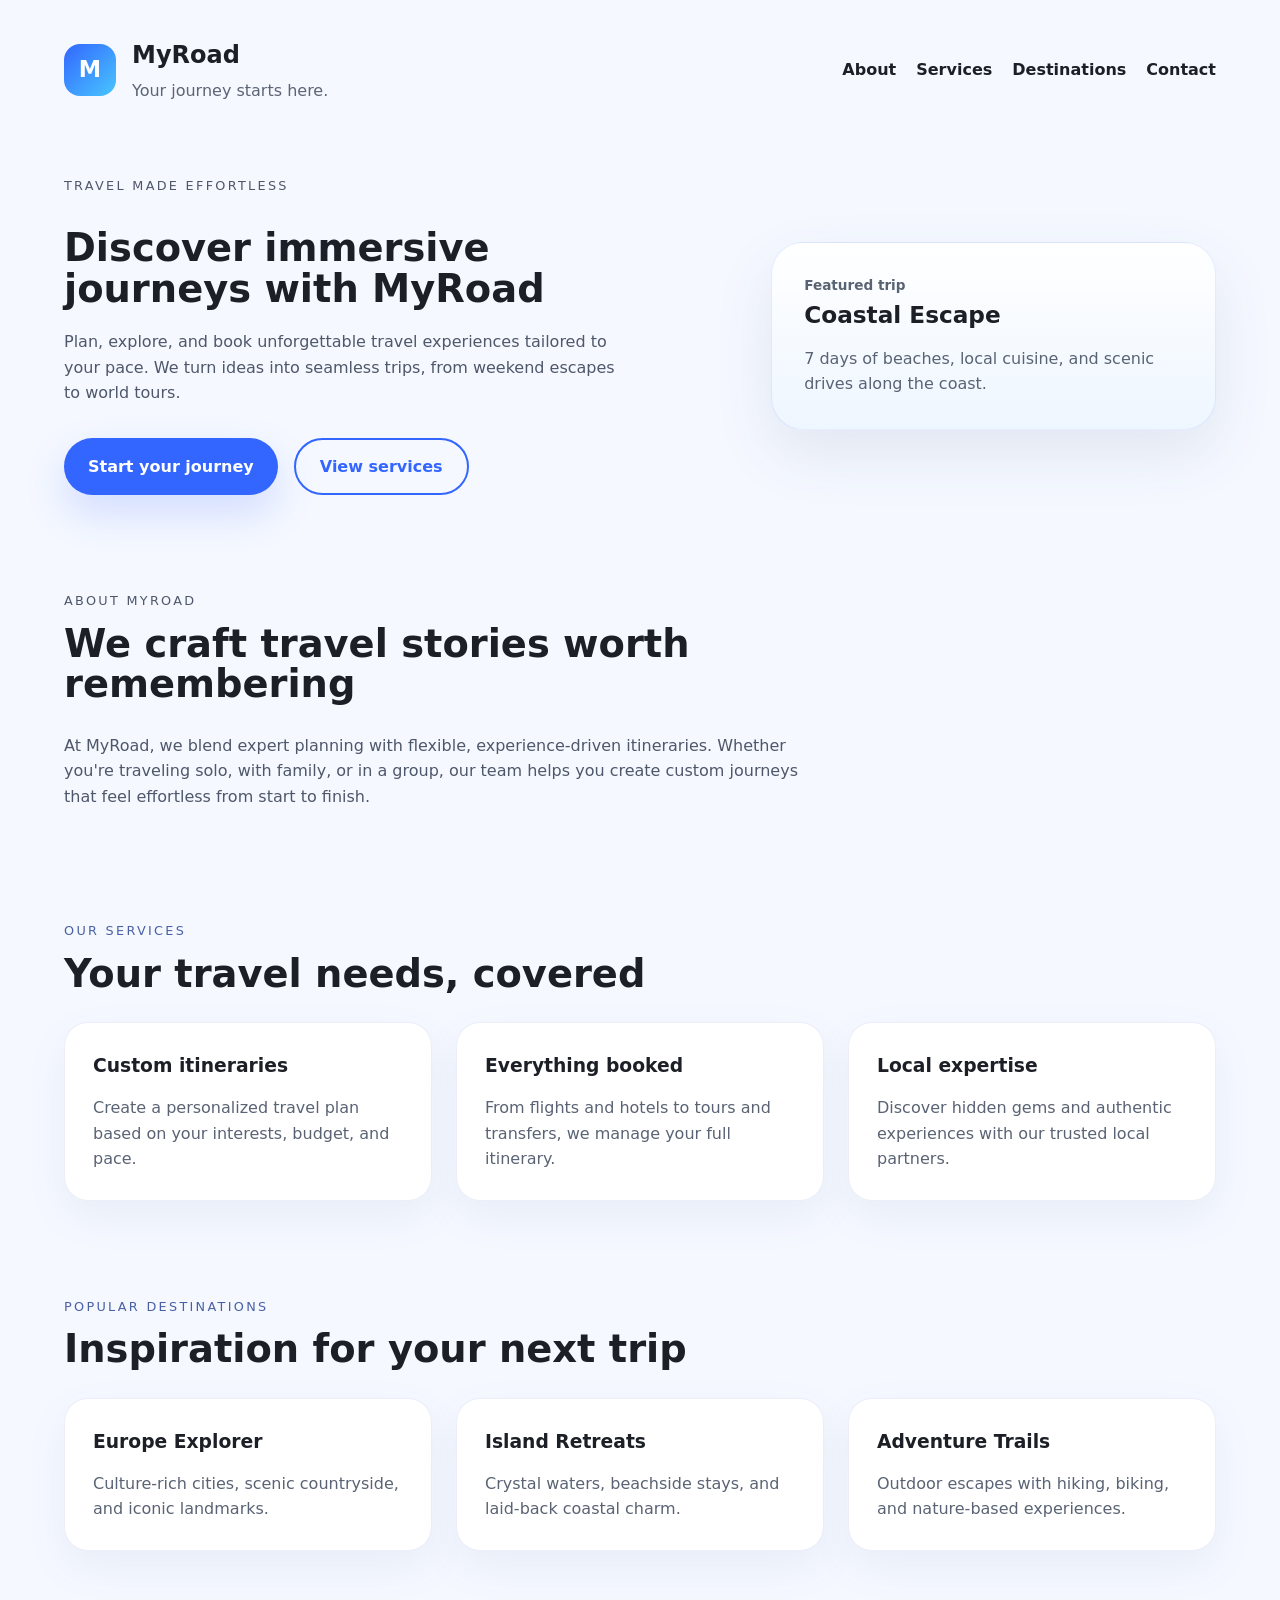
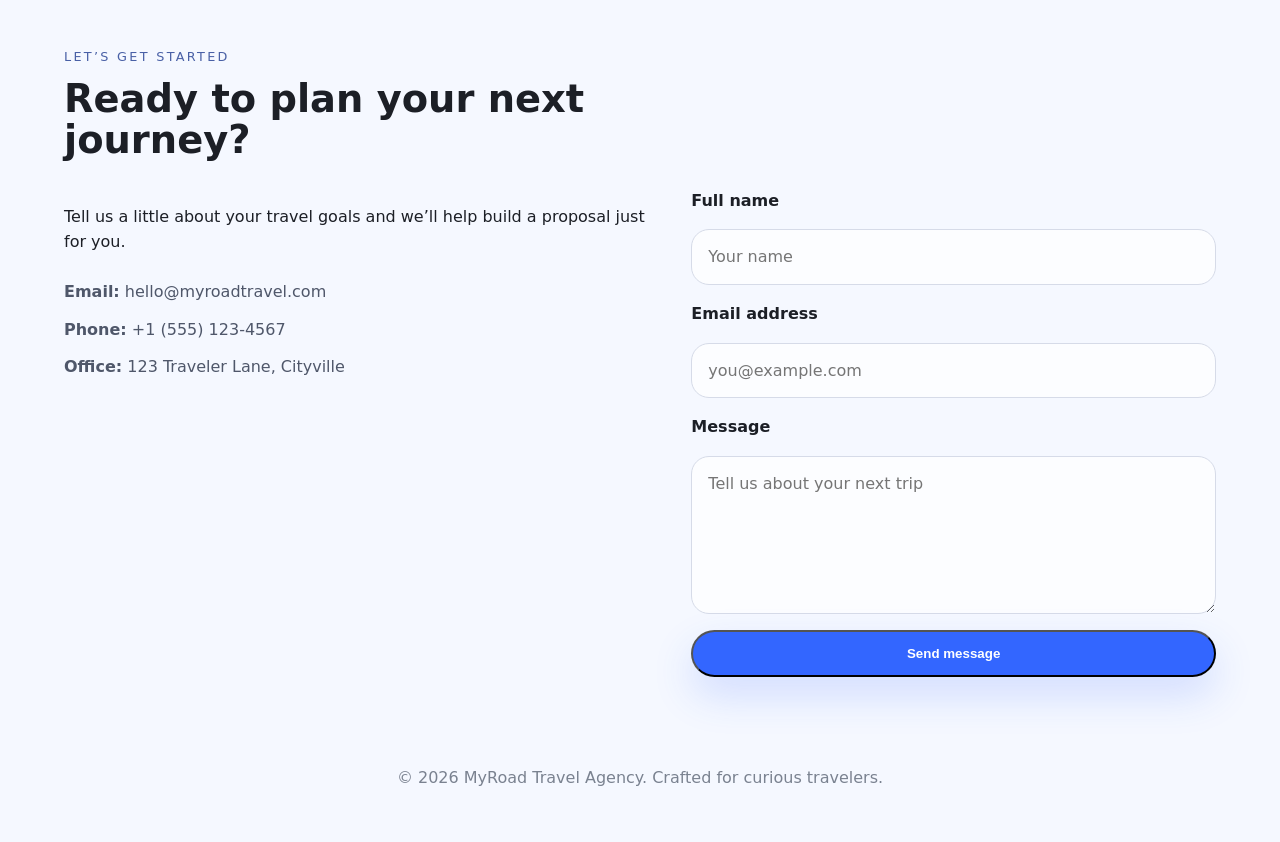
<file: index.html>
<!doctype html>
<html lang="en">
  <head>
    <meta charset="UTF-8" />
    <meta name="viewport" content="width=device-width, initial-scale=1.0" />
    <title>MyRoad Travel Agency</title>
    <link rel="stylesheet" href="styles.css" />
  </head>
  <body>
    <div class="page-shell">
      <header class="site-header">
        <div class="brand">
          <div class="brand-mark">M</div>
          <div>
            <h1>MyRoad</h1>
            <p>Your journey starts here.</p>
          </div>
        </div>
        <nav class="site-nav">
          <a href="#about">About</a>
          <a href="#services">Services</a>
          <a href="#destinations">Destinations</a>
          <a href="#contact">Contact</a>
        </nav>
      </header>

      <main>
        <section class="hero">
          <div class="hero-copy">
            <p class="eyebrow">Travel made effortless</p>
            <h2>Discover immersive journeys with MyRoad</h2>
            <p>
              Plan, explore, and book unforgettable travel experiences tailored
              to your pace. We turn ideas into seamless trips, from weekend
              escapes to world tours.
            </p>
            <div class="hero-actions">
              <a class="btn btn-primary" href="#contact">Start your journey</a>
              <a class="btn btn-outline" href="#services">View services</a>
            </div>
          </div>
          <div class="hero-visual">
            <div class="hero-card">
              <p class="hero-card-label">Featured trip</p>
              <h3>Coastal Escape</h3>
              <p>
                7 days of beaches, local cuisine, and scenic drives along the
                coast.
              </p>
            </div>
          </div>
        </section>

        <section id="about" class="section about-section">
          <div class="section-heading">
            <p class="eyebrow">About MyRoad</p>
            <h2>We craft travel stories worth remembering</h2>
          </div>
          <p>
            At MyRoad, we blend expert planning with flexible, experience-driven
            itineraries. Whether you're traveling solo, with family, or in a
            group, our team helps you create custom journeys that feel
            effortless from start to finish.
          </p>
        </section>

        <section id="services" class="section services-section">
          <div class="section-heading">
            <p class="eyebrow">Our services</p>
            <h2>Your travel needs, covered</h2>
          </div>
          <div class="service-grid">
            <article class="service-card">
              <h3>Custom itineraries</h3>
              <p>
                Create a personalized travel plan based on your interests,
                budget, and pace.
              </p>
            </article>
            <article class="service-card">
              <h3>Everything booked</h3>
              <p>
                From flights and hotels to tours and transfers, we manage your
                full itinerary.
              </p>
            </article>
            <article class="service-card">
              <h3>Local expertise</h3>
              <p>
                Discover hidden gems and authentic experiences with our trusted
                local partners.
              </p>
            </article>
          </div>
        </section>

        <section id="destinations" class="section destinations-section">
          <div class="section-heading">
            <p class="eyebrow">Popular destinations</p>
            <h2>Inspiration for your next trip</h2>
          </div>
          <div class="destination-list">
            <article class="destination-card">
              <h3>Europe Explorer</h3>
              <p>
                Culture-rich cities, scenic countryside, and iconic landmarks.
              </p>
            </article>
            <article class="destination-card">
              <h3>Island Retreats</h3>
              <p>
                Crystal waters, beachside stays, and laid-back coastal charm.
              </p>
            </article>
            <article class="destination-card">
              <h3>Adventure Trails</h3>
              <p>
                Outdoor escapes with hiking, biking, and nature-based
                experiences.
              </p>
            </article>
          </div>
        </section>

        <section id="contact" class="section contact-section">
          <div class="section-heading">
            <p class="eyebrow">Let’s get started</p>
            <h2>Ready to plan your next journey?</h2>
          </div>
          <div class="contact-grid">
            <div>
              <p>
                Tell us a little about your travel goals and we’ll help build a
                proposal just for you.
              </p>
              <ul class="contact-details">
                <li><strong>Email:</strong> hello@myroadtravel.com</li>
                <li><strong>Phone:</strong> +1 (555) 123-4567</li>
                <li><strong>Office:</strong> 123 Traveler Lane, Cityville</li>
              </ul>
            </div>
            <form class="contact-form">
              <label for="fullname">Full name</label>
              <input id="fullname" type="text" placeholder="Your name" />

              <label for="email">Email address</label>
              <input id="email" type="email" placeholder="you@example.com" />

              <label for="message">Message</label>
              <textarea
                id="message"
                rows="5"
                placeholder="Tell us about your next trip"
              ></textarea>

              <button type="submit" class="btn btn-primary">
                Send message
              </button>
            </form>
          </div>
        </section>
      </main>

      <footer class="site-footer">
        <p>© 2026 MyRoad Travel Agency. Crafted for curious travelers.</p>
      </footer>
    </div>
  </body>
</html>
</file>
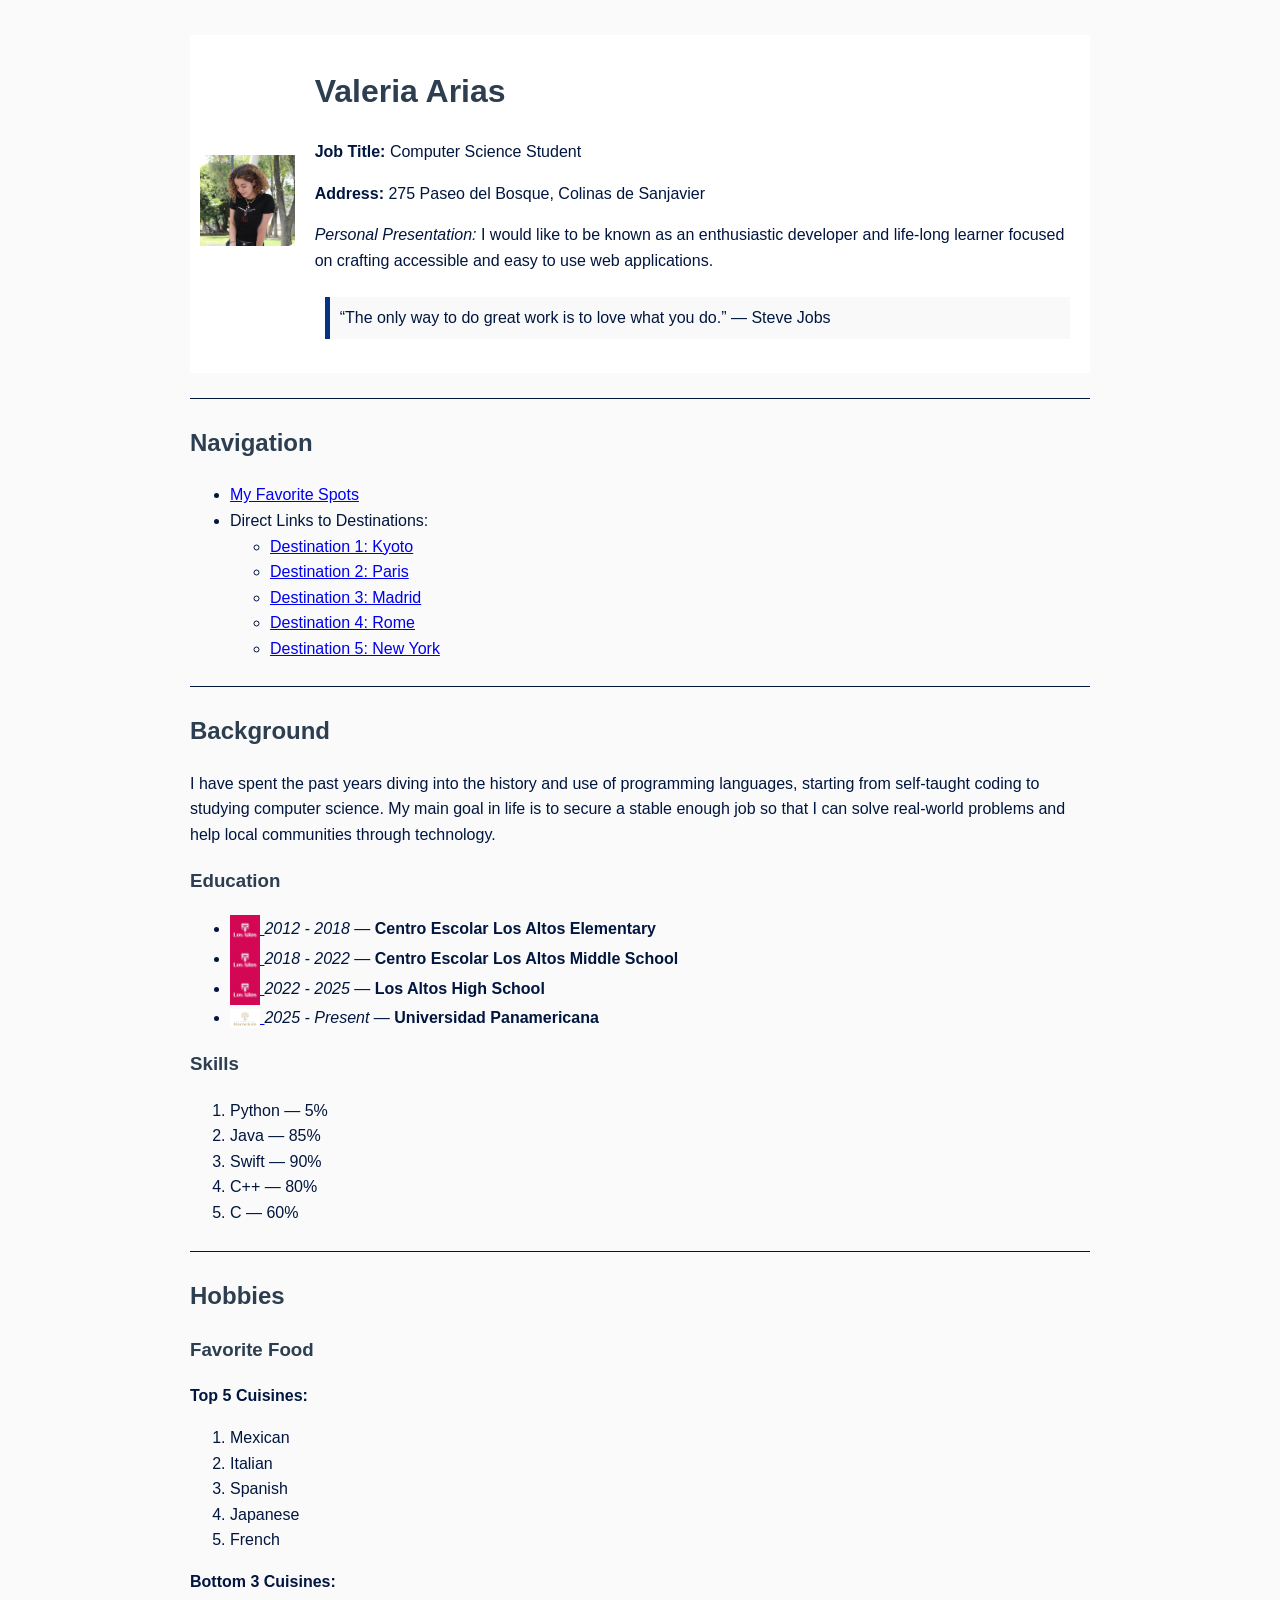
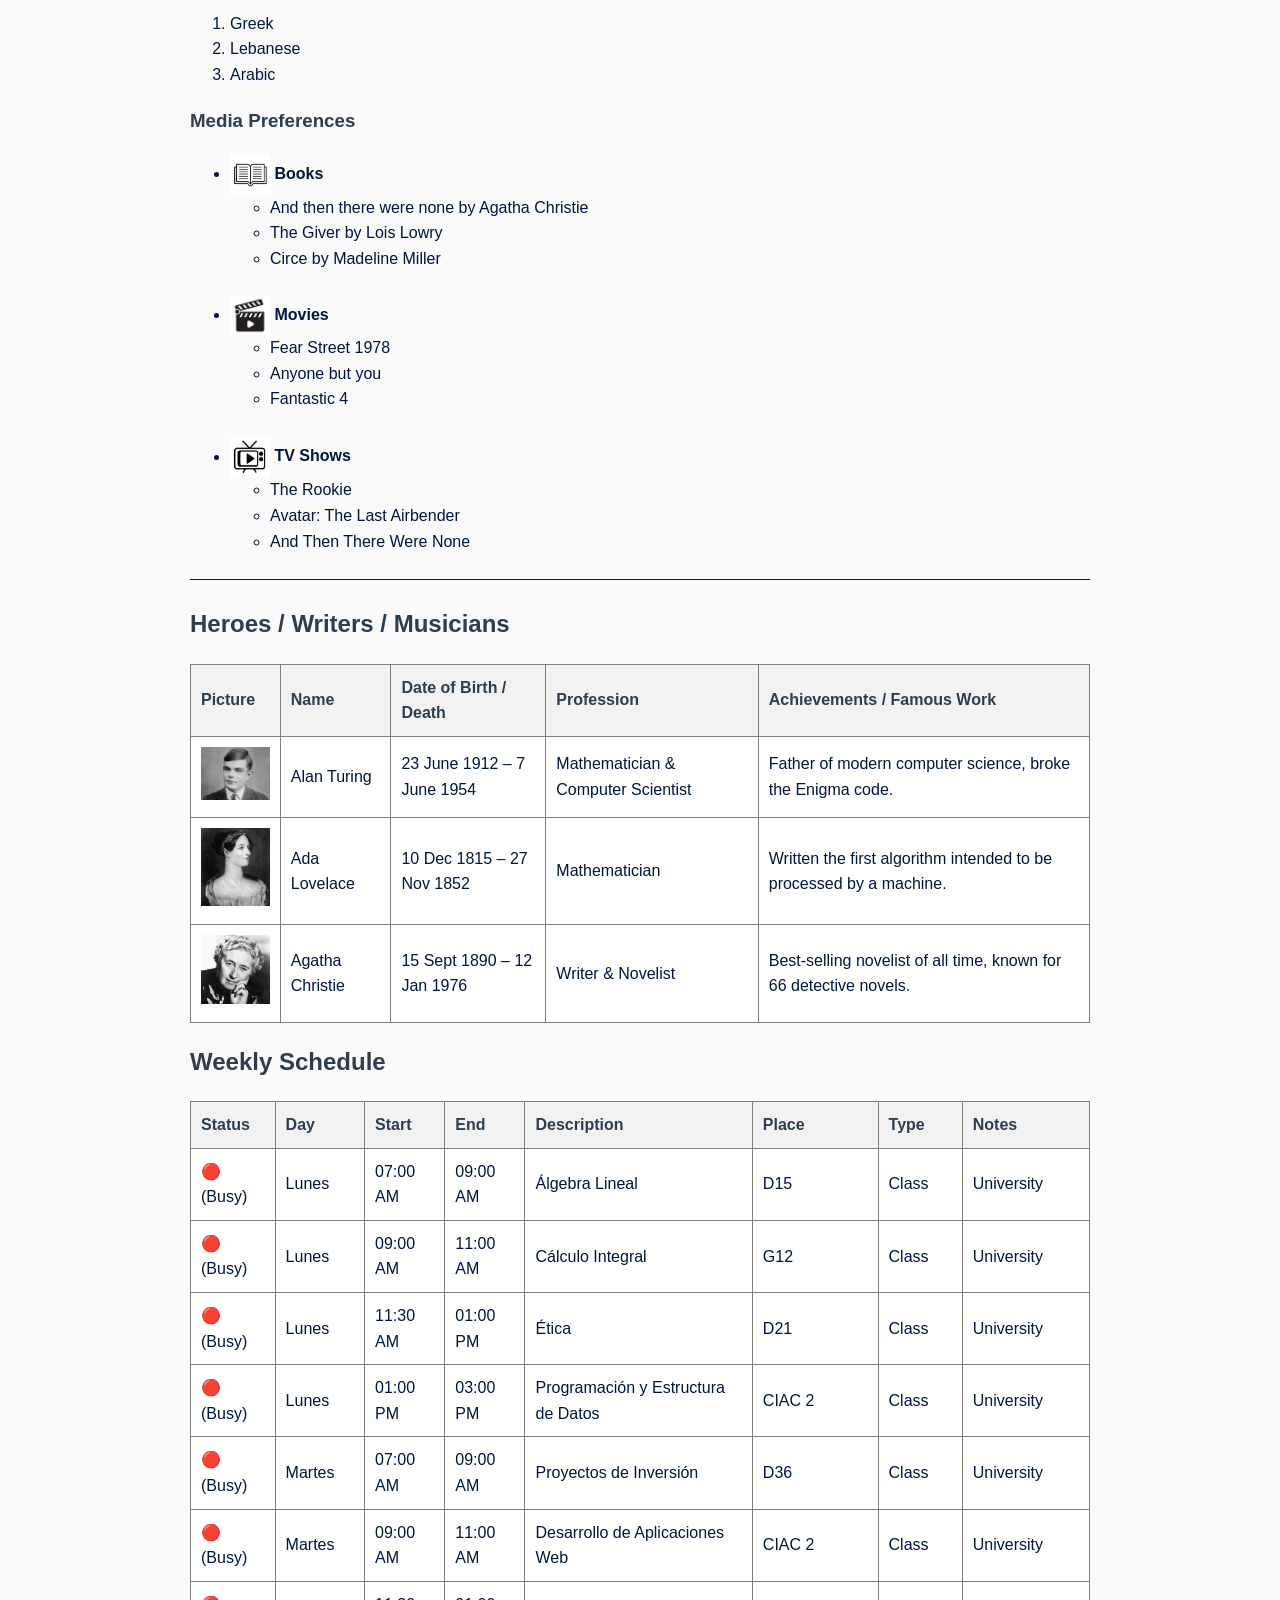
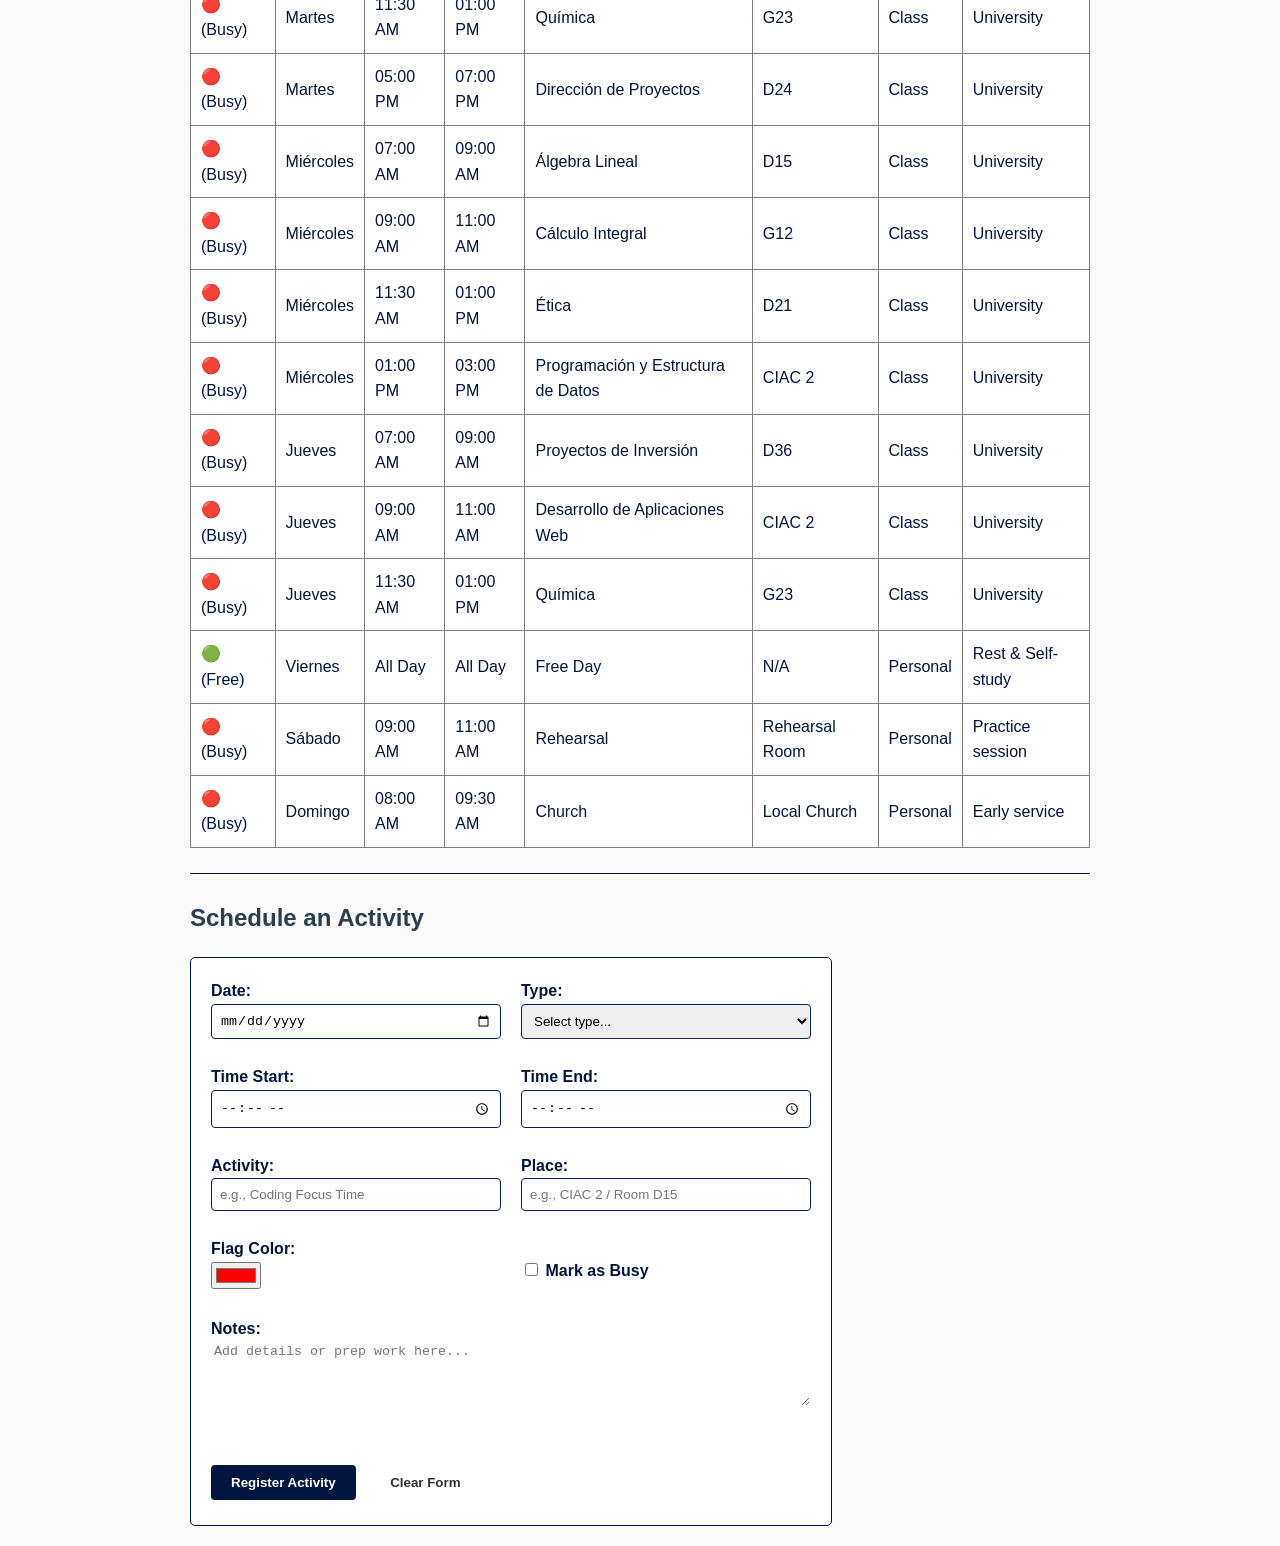
<file: .devcontainer/Portfolio/01-Personal Website (HTML)/index.html>
<!DOCTYPE html>
<html lang="en">
<head>
    <meta charset="UTF-8">
    <title>My Personal Website</title>
    <link rel="stylesheet" href="style.css">
</head>
<body>

    <!-- BASIC STRUCTURES & MAIN TITLE WITH TABLE LAYOUT -->
    <header>
        <table border="0" cellpadding="10" cellspacing="0">
            <tr>
                <!-- Profile Picture -->
                <td valign="middle">
                    <img src="profile.png.jpeg" alt="Profile Picture" width="150" height="150">
                </td>
                <!-- Main Info -->
                <td valign="middle">
                    <h1>Valeria Arias</h1>
                    <p><strong>Job Title:</strong> Computer Science Student</p>
                    <p><strong>Address:</strong> 275 Paseo del Bosque, Colinas de Sanjavier</p>
                    <p><em>Personal Presentation:</em> I would like to be known as an enthusiastic developer and life-long learner focused on crafting accessible and easy to use web applications.</p>
                    <blockquote>
                        <q>The only way to do great work is to love what you do.</q> &mdash; Steve Jobs
                    </blockquote>
                </td>
            </tr>
        </table>
    </header>

    <hr>

    <!-- NAVIGATION SECTION -->
    <nav>
        <h2>Navigation</h2>
        <ul>
            <li><a href="destination.html">My Favorite Spots</a></li>
            <li>Direct Links to Destinations:
                <ul>
                    <li><a href="destination.html#dest1">Destination 1: Kyoto</a></li>
                    <li><a href="destination.html#dest2">Destination 2: Paris</a></li>
                    <li><a href="destination.html#dest3">Destination 3: Madrid</a></li>
                    <li><a href="destination.html#dest4">Destination 4: Rome</a></li>
                    <li><a href="destination.html#dest5">Destination 5: New York</a></li>
                </ul>
            </li>
        </ul>
    </nav>

    <hr>

    <section>
        <h2>Background</h2>
        <p>I have spent the past years diving into the history and use of programming languages, starting from self-taught coding to studying computer science. My main goal in life is to secure a stable enough job so that I can solve real-world problems and help local communities through technology.</p>

        <h3>Education</h3>
        <ul>
            <li>
                <a href="https://losaltos.edu.mx/" target="_blank">
                    <img src="los-altos-logo.png.png" alt="Colegio Los Altos" width="30" height="30" valign="middle">
                </a>
                <em>2012 - 2018</em> &mdash; <strong>Centro Escolar Los Altos Elementary</strong>
            </li>
            <li>
                <a href="https://losaltos.edu.mx/" target="_blank">
                    <img src="los-altos-logo.png.png" alt="Colegio Los Altos" width="30" height="30" valign="middle">
                </a>
                <em>2018 - 2022</em> &mdash; <strong>Centro Escolar Los Altos Middle School</strong>
            </li>
            <li>
                <a href="https://losaltos.edu.mx/" target="_blank">
                    <img src="los-altos-logo.png.png" alt="Colegio Los Altos" width="30" height="30" valign="middle">
                </a>
                <em>2022 - 2025</em> &mdash; <strong>Los Altos High School</strong>
            </li>
            <li>
                <a href="https://www.up.edu.mx/campus-guadalajara/" target="_blank">
                    <img src="up-logo.png.png" alt="Universidad Panamericana" width="30" height="30" valign="middle">
                </a>
                <em>2025 - Present</em> &mdash; <strong>Universidad Panamericana</strong>
            </li>
        </ul>

        <h3>Skills</h3>
        <ol>
            <li>Python &mdash; 5%</li>
            <li>Java &mdash; 85%</li>
            <li>Swift &mdash; 90%</li>
            <li>C++ &mdash; 80%</li>
            <li>C &mdash; 60%</li>
        </ol>
    </section>

    <hr>

    <section>
        <h2>Hobbies</h2>

        <h3>Favorite Food</h3>
        <p><strong>Top 5 Cuisines:</strong></p>
        <ol>
            <li>Mexican</li>
            <li>Italian</li>
            <li>Spanish</li>
            <li>Japanese</li>
            <li>French</li>
        </ol>

        <p><strong>Bottom 3 Cuisines:</strong></p>
        <ol start="1">
            <li>Greek</li>
            <li>Lebanese</li>
            <li>Arabic</li>
        </ol>

        <h3>Media Preferences</h3>
        <ul>
            <li>
                <img src="book.png" alt="Books Icon" width="40" height="40" valign="middle">
                <strong>Books</strong>
                <ul>
                    <li>And then there were none by Agatha Christie</li>
                    <li>The Giver by Lois Lowry</li>
                    <li>Circe by Madeline Miller</li>
                </ul>
            </li>
            <br>
            <li>
                <img src="movies.png.png" alt="Movies Icon" width="40" height="40" valign="middle">
                <strong>Movies</strong>
                <ul>
                    <li>Fear Street 1978</li>
                    <li>Anyone but you</li>
                    <li>Fantastic 4</li>
                </ul>
            </li>
            <br>
            <li>
                <img src="tv.png.png" alt="tv Icon" width="40" height="40" valign="middle">
                <strong>TV Shows</strong>
                <ul>
                    <li>The Rookie</li>
                    <li>Avatar: The Last Airbender</li>
                    <li>And Then There Were None</li>
                </ul>
            </li>
        </ul>
    </section>

    <hr>

    <section>
        <h2>Heroes / Writers / Musicians </h2>
        <table border="1" cellpadding="8" cellspacing="0">
            <thead>
                <tr>
                    <th>Picture</th>
                    <th>Name</th>
                    <th>Date of Birth / Death</th>
                    <th>Profession</th>
                    <th>Achievements / Famous Work</th>
                </tr>
            </thead>
            <tbody>
                <tr>
                    <td align="center"><img src="t.png.png" alt="Alan Turing" width="80"></td>
                    <td>Alan Turing</td>
                    <td>23 June 1912 &ndash; 7 June 1954</td>
                    <td>Mathematician &amp; Computer Scientist</td>
                    <td>Father of modern computer science, broke the Enigma code.</td>
                </tr>
                <tr>
                    <td align="center"><img src="l.png.png" alt="Ada Lovelace" width="80"></td>
                    <td>Ada Lovelace</td>
                    <td>10 Dec 1815 &ndash; 27 Nov 1852</td>
                    <td>Mathematician</td>
                    <td>Written the first algorithm intended to be processed by a machine.</td>
                </tr>
                <tr>
                    <td align="center"><img src="a.png.png" alt="Agatha Christie" width="80"></td>
                    <td>Agatha Christie</td>
                    <td>15 Sept 1890 &ndash; 12 Jan 1976</td>
                    <td>Writer &amp; Novelist</td>
                    <td>Best-selling novelist of all time, known for 66 detective novels.</td>
                </tr>
            </tbody>
        </table>

        <h2>Weekly Schedule</h2>
        <table border="1" cellpadding="8" cellspacing="0">
            <thead>
                <tr>
                    <th>Status</th>
                    <th>Day</th>
                    <th>Start</th>
                    <th>End</th>
                    <th>Description</th>
                    <th>Place</th>
                    <th>Type</th>
                    <th>Notes</th>
                </tr>
            </thead>
            <tbody>
                <tr>
                    <td align="center">🔴 (Busy)</td>
                    <td>Lunes</td>
                    <td>07:00 AM</td>
                    <td>09:00 AM</td>
                    <td>Álgebra Lineal</td>
                    <td>D15</td>
                    <td>Class</td>
                    <td>University</td>
                </tr>
                <tr>
                    <td align="center">🔴 (Busy)</td>
                    <td>Lunes</td>
                    <td>09:00 AM</td>
                    <td>11:00 AM</td>
                    <td>Cálculo Integral</td>
                    <td>G12</td>
                    <td>Class</td>
                    <td>University</td>
                </tr>
                <tr>
                    <td align="center">🔴 (Busy)</td>
                    <td>Lunes</td>
                    <td>11:30 AM</td>
                    <td>01:00 PM</td>
                    <td>Ética</td>
                    <td>D21</td>
                    <td>Class</td>
                    <td>University</td>
                </tr>
                <tr>
                    <td align="center">🔴 (Busy)</td>
                    <td>Lunes</td>
                    <td>01:00 PM</td>
                    <td>03:00 PM</td>
                    <td>Programación y Estructura de Datos</td>
                    <td>CIAC 2</td>
                    <td>Class</td>
                    <td>University</td>
                </tr>

                <tr>
                    <td align="center">🔴 (Busy)</td>
                    <td>Martes</td>
                    <td>07:00 AM</td>
                    <td>09:00 AM</td>
                    <td>Proyectos de Inversión</td>
                    <td>D36</td>
                    <td>Class</td>
                    <td>University</td>
                </tr>
                <tr>
                    <td align="center">🔴 (Busy)</td>
                    <td>Martes</td>
                    <td>09:00 AM</td>
                    <td>11:00 AM</td>
                    <td>Desarrollo de Aplicaciones Web</td>
                    <td>CIAC 2</td>
                    <td>Class</td>
                    <td>University</td>
                </tr>
                <tr>
                    <td align="center">🔴 (Busy)</td>
                    <td>Martes</td>
                    <td>11:30 AM</td>
                    <td>01:00 PM</td>
                    <td>Química</td>
                    <td>G23</td>
                    <td>Class</td>
                    <td>University</td>
                </tr>
                <tr>
                    <td align="center">🔴 (Busy)</td>
                    <td>Martes</td>
                    <td>05:00 PM</td>
                    <td>07:00 PM</td>
                    <td>Dirección de Proyectos</td>
                    <td>D24</td>
                    <td>Class</td>
                    <td>University</td>
                </tr>

                <tr>
                    <td align="center">🔴 (Busy)</td>
                    <td>Miércoles</td>
                    <td>07:00 AM</td>
                    <td>09:00 AM</td>
                    <td>Álgebra Lineal</td>
                    <td>D15</td>
                    <td>Class</td>
                    <td>University</td>
                </tr>
                <tr>
                    <td align="center">🔴 (Busy)</td>
                    <td>Miércoles</td>
                    <td>09:00 AM</td>
                    <td>11:00 AM</td>
                    <td>Cálculo Integral</td>
                    <td>G12</td>
                    <td>Class</td>
                    <td>University</td>
                </tr>
                <tr>
                    <td align="center">🔴 (Busy)</td>
                    <td>Miércoles</td>
                    <td>11:30 AM</td>
                    <td>01:00 PM</td>
                    <td>Ética</td>
                    <td>D21</td>
                    <td>Class</td>
                    <td>University</td>
                </tr>
                <tr>
                    <td align="center">🔴 (Busy)</td>
                    <td>Miércoles</td>
                    <td>01:00 PM</td>
                    <td>03:00 PM</td>
                    <td>Programación y Estructura de Datos</td>
                    <td>CIAC 2</td>
                    <td>Class</td>
                    <td>University</td>
                </tr>

                <tr>
                    <td align="center">🔴 (Busy)</td>
                    <td>Jueves</td>
                    <td>07:00 AM</td>
                    <td>09:00 AM</td>
                    <td>Proyectos de Inversión</td>
                    <td>D36</td>
                    <td>Class</td>
                    <td>University</td>
                </tr>
                <tr>
                    <td align="center">🔴 (Busy)</td>
                    <td>Jueves</td>
                    <td>09:00 AM</td>
                    <td>11:00 AM</td>
                    <td>Desarrollo de Aplicaciones Web</td>
                    <td>CIAC 2</td>
                    <td>Class</td>
                    <td>University</td>
                </tr>
                <tr>
                    <td align="center">🔴 (Busy)</td>
                    <td>Jueves</td>
                    <td>11:30 AM</td>
                    <td>01:00 PM</td>
                    <td>Química</td>
                    <td>G23</td>
                    <td>Class</td>
                    <td>University</td>
                </tr>

                <tr>
                    <td align="center">🟢 (Free)</td>
                    <td>Viernes</td>
                    <td>All Day</td>
                    <td>All Day</td>
                    <td>Free Day</td>
                    <td>N/A</td>
                    <td>Personal</td>
                    <td>Rest &amp; Self-study</td>
                </tr>

                <tr>
                    <td align="center">🔴 (Busy)</td>
                    <td>Sábado</td>
                    <td>09:00 AM</td>
                    <td>11:00 AM</td>
                    <td>Rehearsal</td>
                    <td>Rehearsal Room</td>
                    <td>Personal</td>
                    <td>Practice session</td>
                </tr>

                <tr>
                    <td align="center">🔴 (Busy)</td>
                    <td>Domingo</td>
                    <td>08:00 AM</td>
                    <td>09:30 AM</td>
                    <td>Church</td>
                    <td>Local Church</td>
                    <td>Personal</td>
                    <td>Early service</td>
                </tr>
            </tbody>
        </table>
    </section>

    <hr>

    <section>
        <h2>Schedule an Activity</h2>
        <form action="#" method="POST">
            <div class="form-grid">
            
                <div class="form-field">
                    <label for="sched-date"><strong>Date:</strong></label><br>
                    <input type="date" id="sched-date" name="date" required>
                </div>

                <div class="form-field">
                    <label for="sched-type"><strong>Type:</strong></label><br>
                    <select id="sched-type" name="type" required>
                        <option value="" disabled selected>Select type...</option>
                        <option value="school">School</option>
                        <option value="personal">Personal</option>
                        <option value="professional">Professional</option>
                        <option value="familiar">Familiar</option>
                        <option value="other">Other</option>
                    </select>
                </div>
                
                <div class="form-field">
                    <label for="sched-start"><strong>Time Start:</strong></label><br>
                    <input type="time" id="sched-start" name="time_start" required>
                </div>
                
                <div class="form-field">
                    <label for="sched-end"><strong>Time End:</strong></label><br>
                    <input type="time" id="sched-end" name="time_end" required>
                </div>
                
                <div class="form-field">
                    <label for="sched-activity"><strong>Activity:</strong></label><br>
                    <input type="text" id="sched-activity" name="activity" placeholder="e.g., Coding Focus Time" required>
                </div>
                
                <div class="form-field">
                    <label for="sched-place"><strong>Place:</strong></label><br>
                    <input type="text" id="sched-place" name="place" placeholder="e.g., CIAC 2 / Room D15" required>
                </div>

                <div class="form-field">
                    <label for="sched-flag"><strong>Flag Color:</strong></label><br>
                    <input type="color" id="sched-flag" name="flag" value="#ff0000">
                </div>

                <div class="form-field" style="display: flex; align-items: center; padding-top: 15px;">
                    <label>
                        <input type="checkbox" id="sched-status" name="is_busy" value="true">
                        <strong>Mark as Busy</strong>
                    </label>
                </div>
                
                <div class="form-field form-full-width">
                    <label for="sched-notes"><strong>Notes:</strong></label><br>
                    <textarea id="sched-notes" name="notes" rows="4" placeholder="Add details or prep work here..."></textarea>
                </div>
                
                <div class="form-field form-full-width">
                    <br>
                    <input type="submit" value="Register Activity">
                    <input type="reset" value="Clear Form">
                </div>
            </div>
        </form>
    </section>

</body>
</html>
</file>
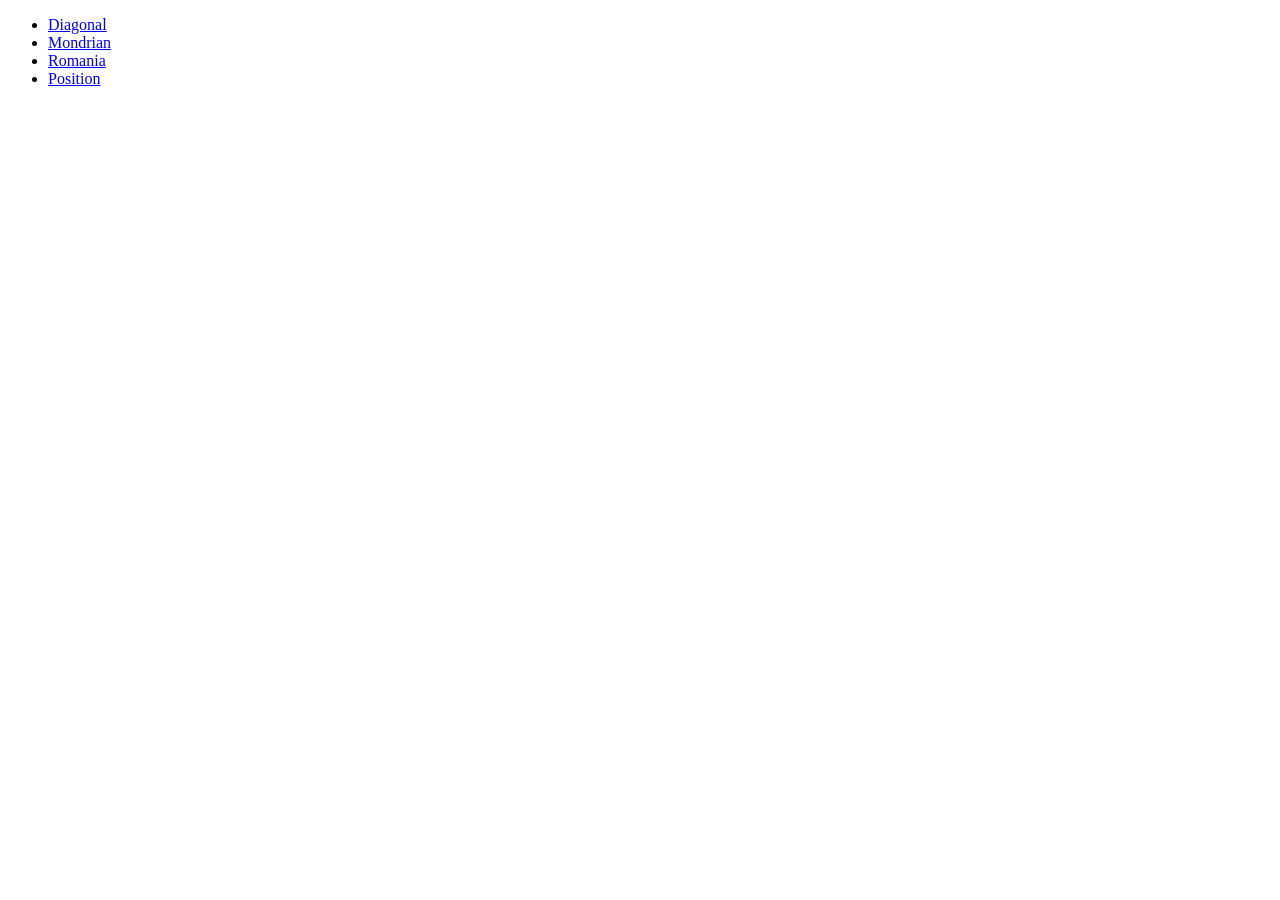
<file: .devcontainer/Portfolio/02-CSS/index.html>
<!DOCTYPE html>
<html lang="en">
<head>
    <meta charset="UTF-8">
    <meta name="viewport" content="width=device-width, initial-scale=1.0">
    <title>CSS testing</title>
</head>
<body>
    <ul>
        <li><a href="diagonal.html">Diagonal</a></li>
        <li><a href="mondrian.html">Mondrian</a></li>
        <li><a href="romania.html">Romania</a></li>
        <li><a href="position.html">Position</a></li>
    </ul>
</body>
</html>
</file>
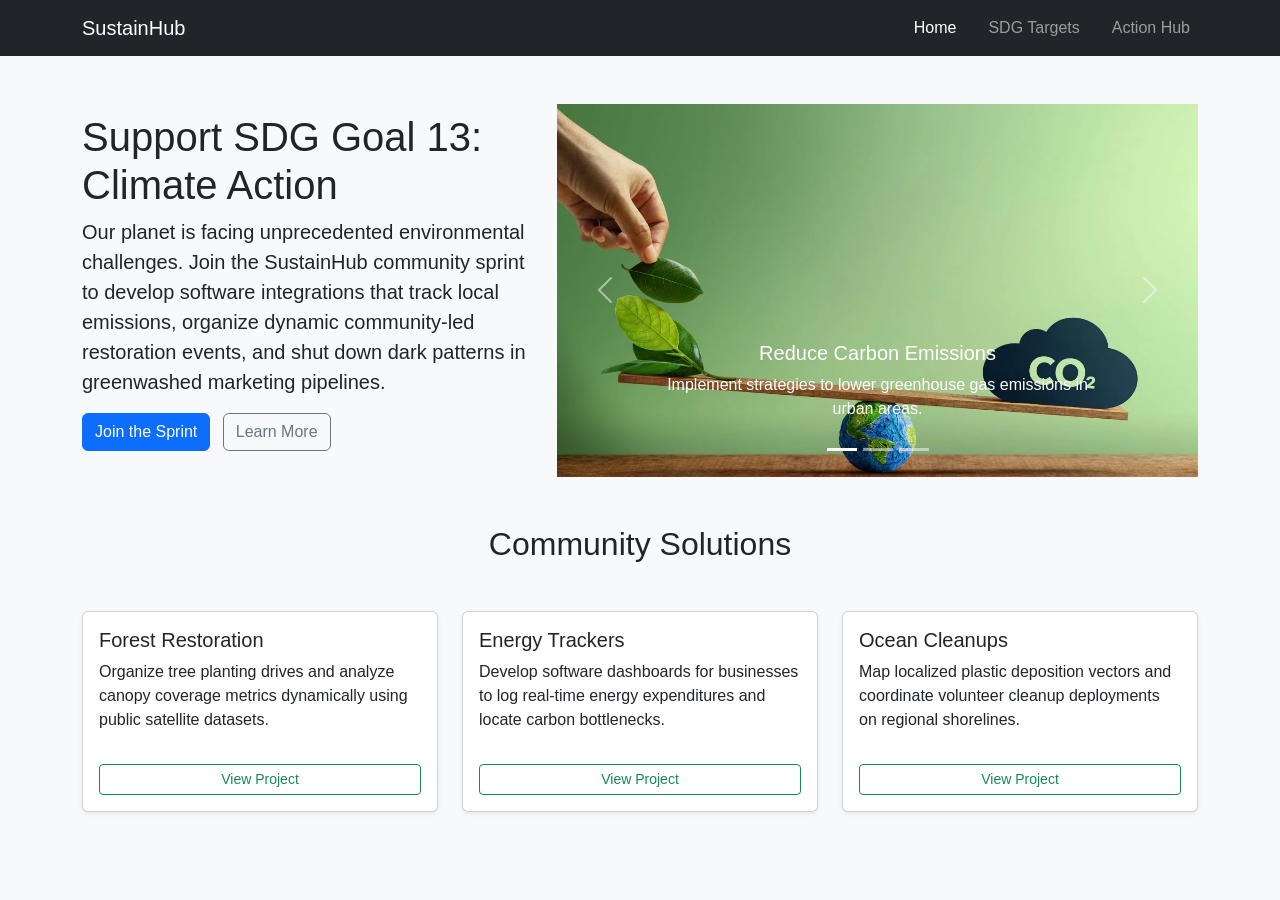
<file: .devcontainer/Portfolio/04-BootstrapShowcase/index.html>
<!DOCTYPE html>
<html lang="en">
<head>
    <meta charset="UTF-8">
    <meta name="viewport" content="width=device-width, initial-scale=1.0">
    <title>SustainHub - SDG Sprints</title>
    <!-- Bootstrap 5.3 CDN CSS Hook -->
    <link href="https://cdn.jsdelivr.net/npm/bootstrap@5.3.2/dist/css/bootstrap.min.css" rel="stylesheet">
    <link href="./css/style.css" rel="stylesheet" type="text/css" />
</head>
<body>

    <!-- NAVIGATION SKELETON -->
    <nav class="navbar navbar-expand-lg navbar-dark bg-dark">
        <div class="container">
            <a class="navbar-brand" href="#">SustainHub</a>
            <div id="sdgNav">
                <ul class="navbar-nav ms-auto flex-row gap-3">
                    <li class="nav-item"><a class="nav-link active" href="#">Home</a></li>
                    <li class="nav-item"><a class="nav-link" href="#">SDG Targets</a></li>
                    <li class="nav-item"><a class="nav-link" href="#">Action Hub</a></li>
                </ul>
            </div>
        </div>
    </nav>

    <!-- MAIN LAYOUT GRID -->
    <div class="container my-5">
        
        <!-- CHALLENGE PART A: HERO CONTENT & CAROUSEL -->
        <!-- Instructions: Create a responsive row. On large screens, the text description 
             should take up 5 columns, and a slide Carousel should take up 7 columns. 
             On mobile screens, they should stack vertically (12 columns each). -->
        <div class="row align-items-center g-4">
            
            <div class="col-12 col-lg-5">
                <!-- HERO TEXT COLUMN (Needs responsive col declarations) -->
                <h1>Support SDG Goal 13: Climate Action</h1>
                <p class="lead">Our planet is facing unprecedented environmental challenges. Join the SustainHub community sprint to develop software integrations that track local emissions, organize dynamic community-led restoration events, and shut down dark patterns in greenwashed marketing pipelines.</p>
                
                <!-- Action Buttons: Enforce contrast rules and semantic colors -->
                <!-- Task: Add a primary action button and a secondary outline button -->
                <div class="my-3">
                    <a href="#" class="btn btn-primary me-2">Join the Sprint</a>
                    <a href="#" class="btn btn-outline-secondary">Learn More</a>
                    <!-- ADD BUTTONS HERE -->
                </div>
            </div>

            <div class="col-12 - col-lg-7">
                <!-- CAROUSEL COMPONENT COLUMN (Needs responsive col declarations) -->
                 <div id="ClimateCarusel" class="carousel slide" data-bs-ride="carousel">
                    <div class="carousel-indicators">
                        <button type="button" data-bs-target="#ClimateCarousel" data-bs-slide-to="0" class="active" aria-current="true" aria-label="Slide 1"></button>
                        <button type="button" data-bs-target="#ClimateCarousel" data-bs-slide-to="1" aria-label="Slide 2"></button>
                        <button type="button" data-bs-target="#ClimateCarousel" data-bs-slide-to="2" aria-label="Slide 3"></button>
                    </div>
                    <div class="carousel-inner round">
                        <div class="carousel-item active">
                            <img src="slide1.jpg" class="d-block w-100" alt="Climate Target 1">
                            <div class="carousel-caption d-none d-md-block">
                                <h5>Reduce Carbon Emissions</h5>
                                <p>Implement strategies to lower greenhouse gas emissions in urban areas.</p>
                            </div>
                        </div>
                        <div class="carousel-item">
                            <img src="slide2.jpg" class="d-block w-100" alt="Climate Target 2">
                            <div class="carousel-caption d-none d-md-block">
                                <h5>Promote Renewable Energy</h5>
                                <p>Encourage the adoption of solar, wind, and other renewable energy sources.</p>
                            </div>
                        </div>
                        <div class="carousel-item">
                            <img src="slide3.jpg" class="d-block w-100" alt="Climate Target 3">
                            <div class="carousel-caption d-none d-md-block">
                                <h5>Enhance Climate Resilience</h5>
                                <p>Develop infrastructure and policies to withstand climate-related impacts.</p>
                            </div>
                        </div>
                    </div>
                    <button class="carousel-control-prev" type="button" data-bs-target="#ClimateCarousel" data-bs-slide="prev">
                        <span class="carousel-control-prev-icon" aria-hidden="true"></span>
                        <span class="visually-hidden">Previous</span>
                    </button>
                    <button class="carousel-control-next" type="button" data-bs-target="#ClimateCarousel" data-bs-slide="next">
                        <span class="carousel-control-next-icon" aria-hidden="true"></span>
                        <span class="visually-hidden">Next</span>
                    </button>
                </div>
                <!-- Task: Insert a Bootstrap Carousel component inside this column slot.
                     Configure 3 slides with custom climate target labels. -->
                <!--<div class="border p-3 text-center text-muted bg-white rounded">
                    [Carousel Component Slot - Students Must Build the Slides, Indicators, and Prev/Next Controls Here]
                </div>-->
            </div>

        </div>

        <!-- CHALLENGE PART B: ACTION CARDS SECTION -->
        <!-- Instructions: Create a grid below containing three action cards. 
             - On desktop (lg): Display as 3 equal columns (4 columns each in the 12-col system).
             - On tablet (md): Display as a 2-column layout (First two cards side-by-side, third card wrapping below).
             - On mobile (xs/sm): Display stacked vertically (12 columns each). -->
        <h2 class="my-5 text-center">Community Solutions</h2>
        <div class="row g-4">
            
            <!-- Card 1 Slot -->
            <div class="col-12 col-md-6 col-lg-4">
                <div class="card h-100 shadow-sm">
                    <div class="card-body d-flex flex-column">
                        <h5 class="card-title">Forest Restoration</h5>
                        <p class="card-text flex-grow-1">Organize tree planting drives and analyze canopy coverage metrics dynamically using public satellite datasets.</p>
                        <!-- Button goes here -->
                        <a href="#" class="btn btn-sm btn-outline-success mt-3">View Project</a>
                    </div>
                </div>
            </div>

            <!-- Card 2 Slot -->
            <div class="col-12 col-md-6 col-lg-4">
                <div class="card h-100 shadow-sm">
                    <div class="card-body d-flex flex-column">
                        <h5 class="card-title">Energy Trackers</h5>
                        <p class="card-text flex-grow-1">Develop software dashboards for businesses to log real-time energy expenditures and locate carbon bottlenecks.</p>
                        <!-- Button goes here -->
                        <a href="#" class="btn btn-sm btn-outline-success mt-3">View Project</a>
                    </div>
                </div>
            </div>

            <!-- Card 3 Slot -->
            <div class="col-12 col-md-6 col-lg-4">
                <div class="card h-100 shadow-sm">
                    <div class="card-body d-flex flex-column">
                        <h5 class="card-title">Ocean Cleanups</h5>
                        <p class="card-text flex-grow-1">Map localized plastic deposition vectors and coordinate volunteer cleanup deployments on regional shorelines.</p>
                        <!-- Button goes here -->
                        <a href="#" class="btn btn-sm btn-outline-success mt-3">View Project</a>
                    </div>
                </div>
            </div>

        </div>

    </div>
    <script src="https://cdn.jsdelivr.net/npm/bootstrap@5.3.2/dist/js/bootstrap.bundle.min.js"></script>
</body>
</html>
</file>
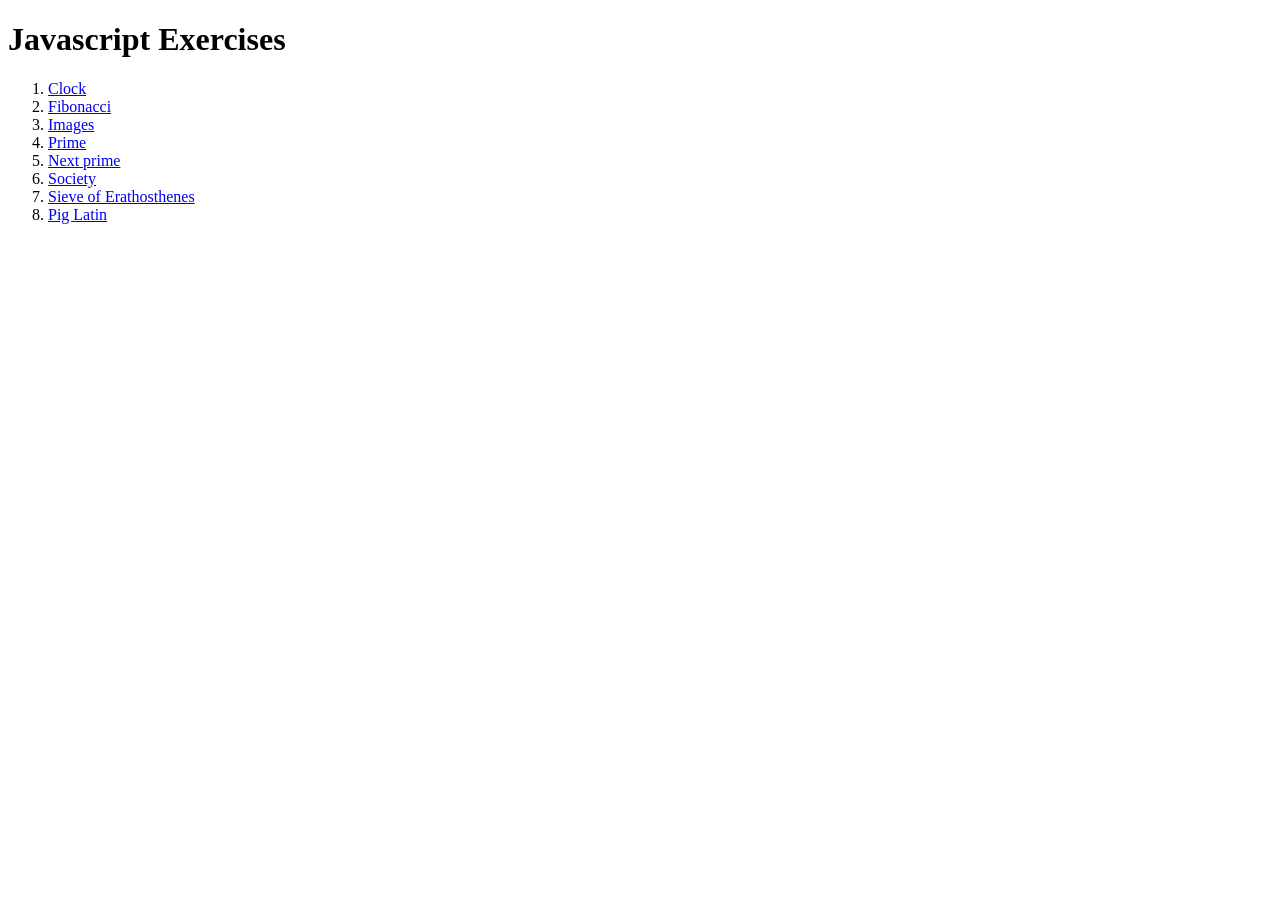
<file: .devcontainer/Portfolio/05-JS/index.html>
<!DOCTYPE html>
<html lang="en">

<head>
    <meta charset="UTF-8">
    <meta http-equiv="X-UA-Compatible" content="IE=edge">
    <meta name="viewport" content="width=device-width, initial-scale=1.0">
    <title>JS Exercises</title>
</head>

<body>
    <h1>Javascript Exercises</h1>
    <ol>
        <li><a href="clock.html">Clock</a></li>
        <li><a href="fibonacci.html">Fibonacci</a></li>
        <li><a href="images.html">Images</a></li>
        <li><a href="prime.html">Prime</a></li>
        <li><a href="next_prime.html">Next prime</a></li>
        <li><a href="society.html">Society</a></li>
        <li><a href="sieve.html">Sieve of Erathosthenes</a></li>
        <li><a href="pig_latin.html">Pig Latin</a></li>
    </ol>
</body>

</html>
</file>
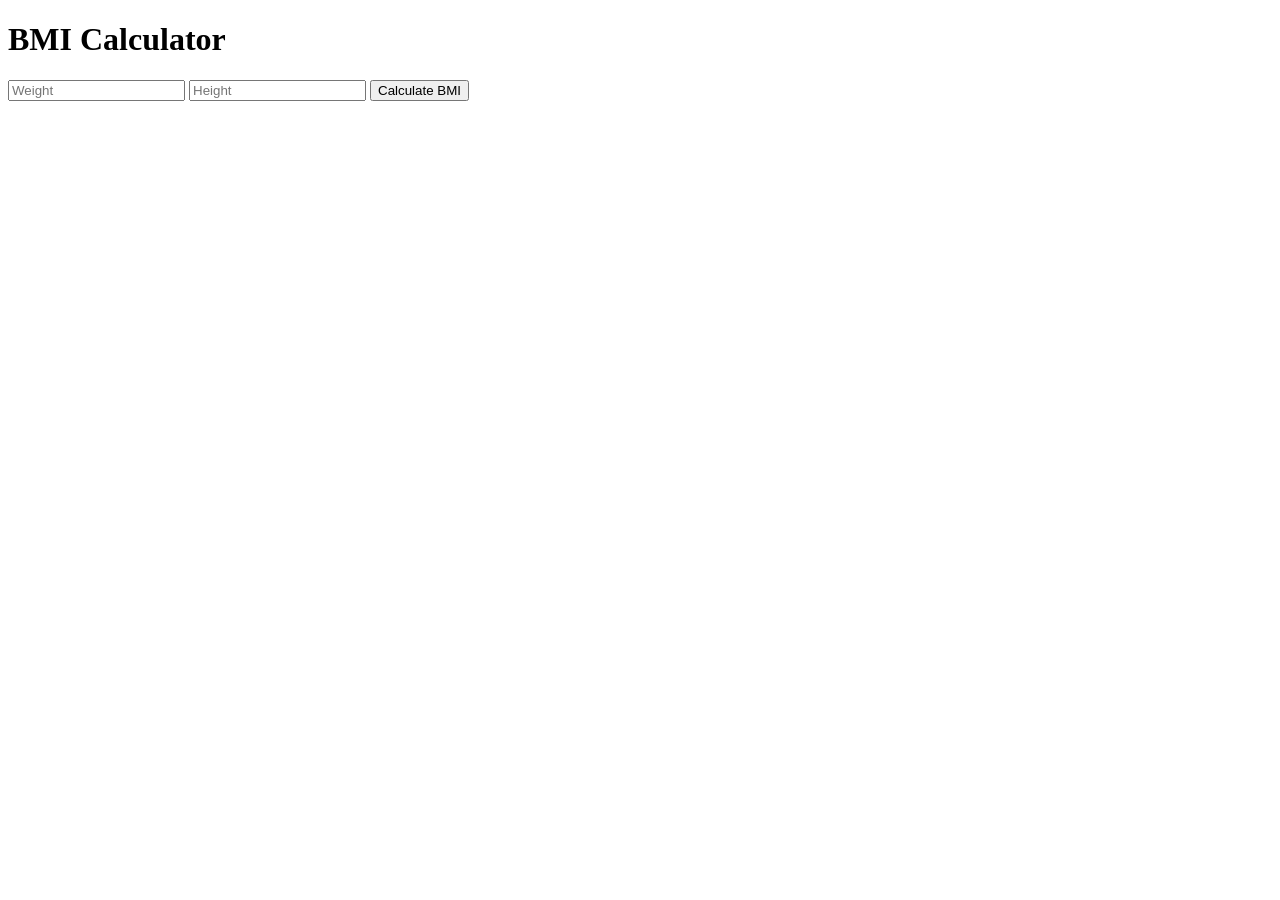
<file: .devcontainer/Portfolio/08-BasicExpress/index.html>
<!DOCTYPE html>
<html lang="en">

<head>
    <meta charset="UTF-8">
    <meta name="viewport" content="width=device-width, initial-scale=1.0">
    <title>Calculator</title>
</head>

<body>
    <h1>BMI Calculator</h1>
    <form>
        <input type="text" name="weight" placeholder="Weight">
        <input type="text" name="height" placeholder="Height">
        <button type="submit" name="submit">Calculate BMI</button>
    </form>
</body>

</html>
</file>
<file: styles.css>
:root {
  color-scheme: light;
  font-family: Inter, system-ui, -apple-system, BlinkMacSystemFont, "Segoe UI", sans-serif;
  line-height: 1.6;
  color: #1c1f26;
  background: #f5f8ff;
  font-smoothing: antialiased;
}

* {
  box-sizing: border-box;
}

body {
  margin: 0;
  min-height: 100vh;
}

img {
  max-width: 100%;
  display: block;
}

.page-shell {
  max-width: 1200px;
  margin: 0 auto;
  padding: 24px;
}

.site-header {
  display: flex;
  align-items: center;
  justify-content: space-between;
  gap: 24px;
  padding: 12px 0 24px;
}

.brand {
  display: flex;
  align-items: center;
  gap: 16px;
}

.brand-mark {
  width: 52px;
  height: 52px;
  display: grid;
  place-items: center;
  border-radius: 16px;
  background: linear-gradient(135deg, #3366ff 0%, #48c6ff 100%);
  color: #fff;
  font-weight: 700;
  font-size: 1.4rem;
}

.brand h1 {
  margin: 0;
  font-size: 1.5rem;
}

.brand p {
  margin: 4px 0 0;
  color: #5d6474;
}

.site-nav {
  display: flex;
  gap: 20px;
  flex-wrap: wrap;
}

.site-nav a {
  color: #1c1f26;
  text-decoration: none;
  font-weight: 600;
}

.hero {
  display: grid;
  grid-template-columns: 1.35fr 0.9fr;
  gap: 40px;
  align-items: center;
  padding: 48px 0;
}

.hero-copy {
  max-width: 620px;
}

.eyebrow {
  text-transform: uppercase;
  letter-spacing: 0.18em;
  font-size: 0.8rem;
  color: #4960a6;
  margin: 0 0 16px;
}

.hero-copy h2,
.section-heading h2 {
  margin: 0 0 20px;
  font-size: clamp(2rem, 3vw, 3.2rem);
  line-height: 1.05;
}

.hero-copy p {
  margin: 0 0 32px;
  max-width: 560px;
  color: #4f576a;
}

.hero-actions {
  display: flex;
  gap: 16px;
  flex-wrap: wrap;
}

.btn {
  display: inline-flex;
  align-items: center;
  justify-content: center;
  gap: 10px;
  padding: 14px 24px;
  border-radius: 999px;
  font-weight: 700;
  text-decoration: none;
  transition: transform 160ms ease, box-shadow 160ms ease, opacity 160ms ease;
}

.btn:hover {
  transform: translateY(-1px);
}

.btn-primary {
  background: #3366ff;
  color: #fff;
  box-shadow: 0 18px 40px rgba(51, 102, 255, 0.18);
}

.btn-outline {
  color: #3366ff;
  border: 2px solid #3366ff;
  background: transparent;
}

.hero-visual {
  position: relative;
}

.hero-card {
  padding: 32px;
  border-radius: 32px;
  background: linear-gradient(180deg, #ffffff 0%, #eef6ff 100%);
  border: 1px solid rgba(78, 126, 255, 0.14);
  box-shadow: 0 24px 60px rgba(63, 76, 120, 0.1);
}

.hero-card-label {
  margin: 0 0 10px;
  font-size: 0.85rem;
  color: #3366ff;
  font-weight: 700;
}

.hero-card h3 {
  margin: 0 0 12px;
  font-size: 1.45rem;
}

.hero-card p {
  margin: 0;
  color: #5a6374;
}

.section {
  padding: 48px 0;
}

.section-heading {
  max-width: 720px;
  margin-bottom: 28px;
}

.section-heading p {
  margin-bottom: 12px;
}

.about-section p {
  max-width: 760px;
  color: #4f576a;
}

.service-grid,
.destination-list,
.contact-grid {
  display: grid;
  gap: 24px;
}

.service-grid {
  grid-template-columns: repeat(3, minmax(0, 1fr));
}

.service-card,
.destination-card {
  padding: 28px;
  border-radius: 24px;
  background: #fff;
  border: 1px solid rgba(49, 84, 187, 0.09);
  box-shadow: 0 16px 40px rgba(91, 110, 163, 0.08);
}

.service-card h3,
.destination-card h3 {
  margin-top: 0;
  margin-bottom: 14px;
}

.service-card p,
.destination-card p {
  margin: 0;
  color: #5a6374;
}

.destination-list {
  grid-template-columns: repeat(3, minmax(0, 1fr));
}

.contact-grid {
  grid-template-columns: 1.15fr 1fr;
  align-items: start;
}

.contact-details {
  list-style: none;
  padding: 0;
  margin: 24px 0 0;
  color: #4f576a;
}

.contact-details li {
  margin-bottom: 12px;
}

.contact-form {
  display: grid;
  gap: 16px;
}

.contact-form label {
  font-weight: 700;
}

.contact-form input,
.contact-form textarea {
  width: 100%;
  border: 1px solid #d6dbe8;
  border-radius: 18px;
  padding: 14px 16px;
  font: inherit;
  color: #1c1f26;
  background: #fcfdff;
}

.contact-form input:focus,
.contact-form textarea:focus {
  outline: 2px solid #3366ff;
  outline-offset: 2px;
}

.site-footer {
  padding: 24px 0 12px;
  text-align: center;
  color: #7a8290;
}

@media (max-width: 930px) {
  .hero {
    grid-template-columns: 1fr;
  }

  .site-header {
    flex-direction: column;
    align-items: flex-start;
  }

  .service-grid,
  .destination-list {
    grid-template-columns: 1fr 1fr;
  }
}

@media (max-width: 700px) {
  .page-shell {
    padding: 18px;
  }

  .site-nav {
    width: 100%;
    justify-content: space-between;
  }

  .hero-card,
  .service-card,
  .destination-card {
    padding: 22px;
  }

  .service-grid,
  .destination-list,
  .contact-grid {
    grid-template-columns: 1fr;
  }

  .hero-copy h2,
  .section-heading h2 {
    font-size: 2rem;
  }
}
</file>
<file: .devcontainer/Portfolio/01-Personal Website (HTML)/style.css>
body {
    font-family: Arial, sans-serif;
    line-height: 1.6;
    color: #00163f;
    max-width: 900px;
    margin: 0 auto;
    padding: 20px;
    background-color: #fafafa;
}

h1, h2, h3 {
    color: #2c3e50;
}

hr {
    border: 0;
    height: 1px;
    background: #00163f;
    margin: 25px 0;
}

table {
    width: 100%;
    border-collapse: collapse;
    margin: 15px 0;
    background: #ffffff;
}

table[border="1"] th {
    background-color: #f2f2f2;
    color: #2c3e50;
    font-weight: bold;
}

th, td {
    padding: 10px;
    text-align: left;
}

/* --- Image  Layout Rules --- */&
img {
    max-width: 100%;
    height: auto;
}

blockquote {
    background: #f9f9f9;
    border-left: 5px solid #073282;
    margin: 1.5em 10px;
    padding: 0.5em 10px;
}

.form-grid {
    display: grid;
    grid-template-columns: 1fr 1fr; 
    gap: 20px;                      
    max-width: 600px;
    background: #ffffff;
    padding: 20px;
    border-radius: 5px;
    border: 1px solid #00163f;
}

.form-field {
    margin-bottom: 5px;
}

.form-field input[type="date"],
.form-field input[type="time"],
.form-field input[type="text"],
.form-field select {
    width: 100%;
    padding: 8px;
    box-sizing: border-box;
    border: 1px solid #052257;
    border-radius: 4px;
}

.form-full-width {
    grid-column: span 2; 
}

.form-field textarea {
    width: 100%;
    box-sizing: border-box;
    border: 1px solid #ffffff;
    border-radius: 4px;
    resize: vertical;
}

.form-field input[type="submit"],
.form-field input[type="reset"] {
    padding: 10px 20px;
    border: none;
    border-radius: 4px;
    cursor: pointer;
    font-weight: bold;
}

.form-field input[type="submit"] {
    background-color: #00163f;
    color: white;
}

.form-field input[type="reset"] {
    background-color: #ffffff;
    color: #333;
    margin-left: 10px;
}
</file>
<file: .devcontainer/Portfolio/04-BootstrapShowcase/css/style.css>
body {
    font-family: 'Helvetica Neue', Arial, sans-serif;
    background-color: #f8f9fa;
}
.sdg-hero-banner {
    background-color: #1a1a1a;
    color: #ffffff;
    padding: 40px 20px;
    border-radius: 8px;
    margin-bottom: 30px;
}
</file>
